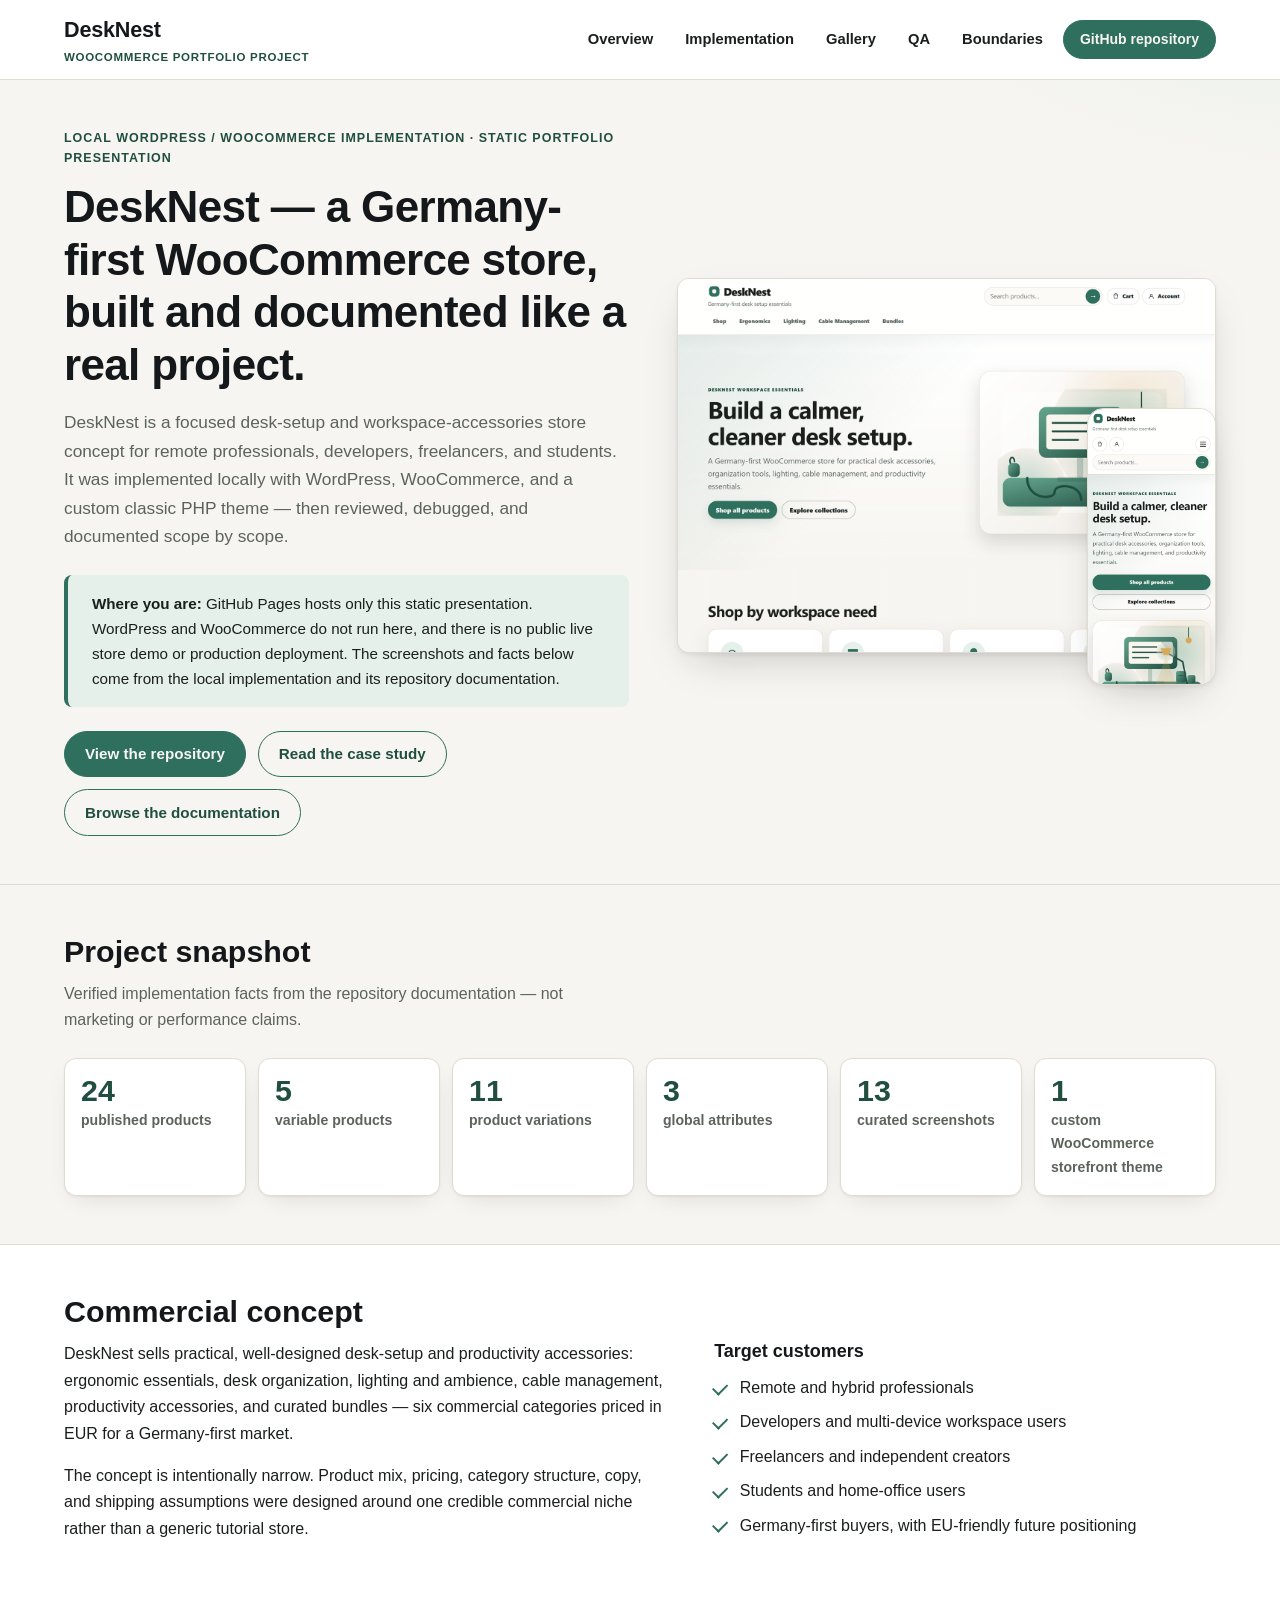
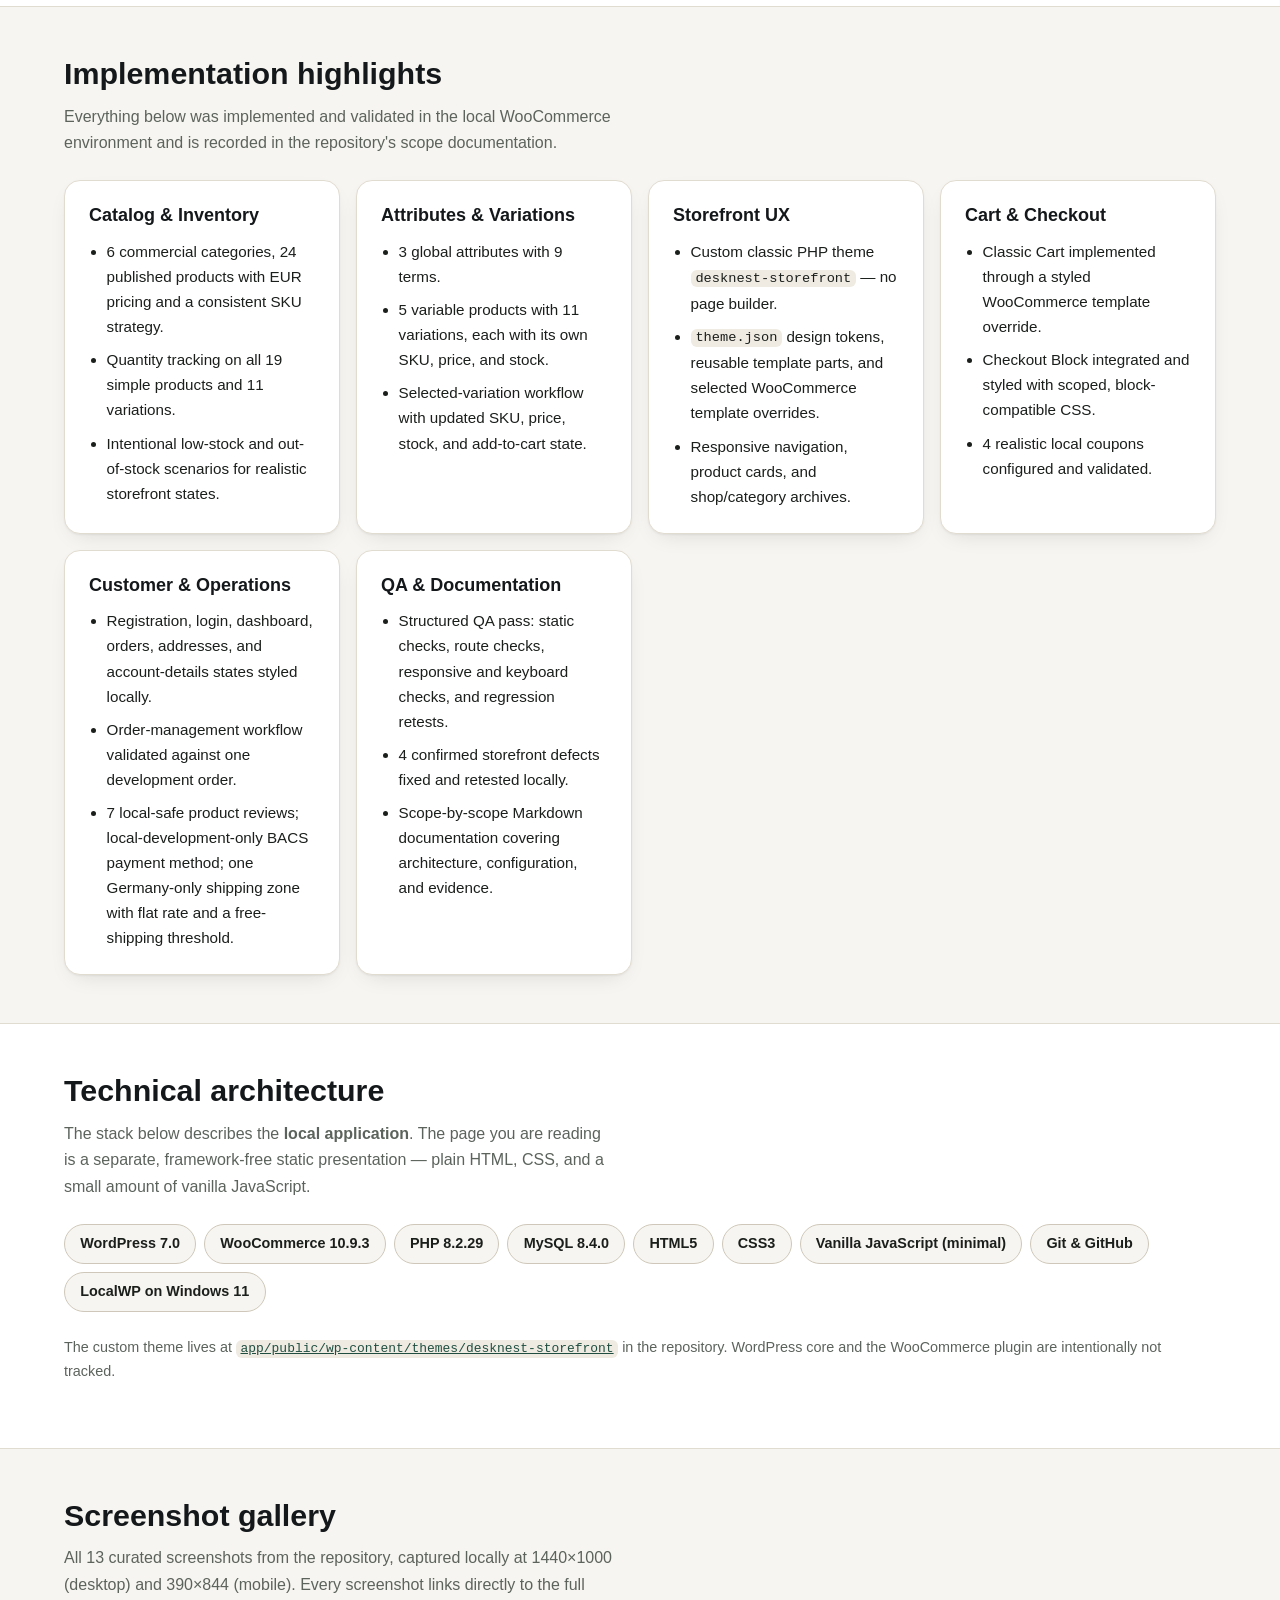
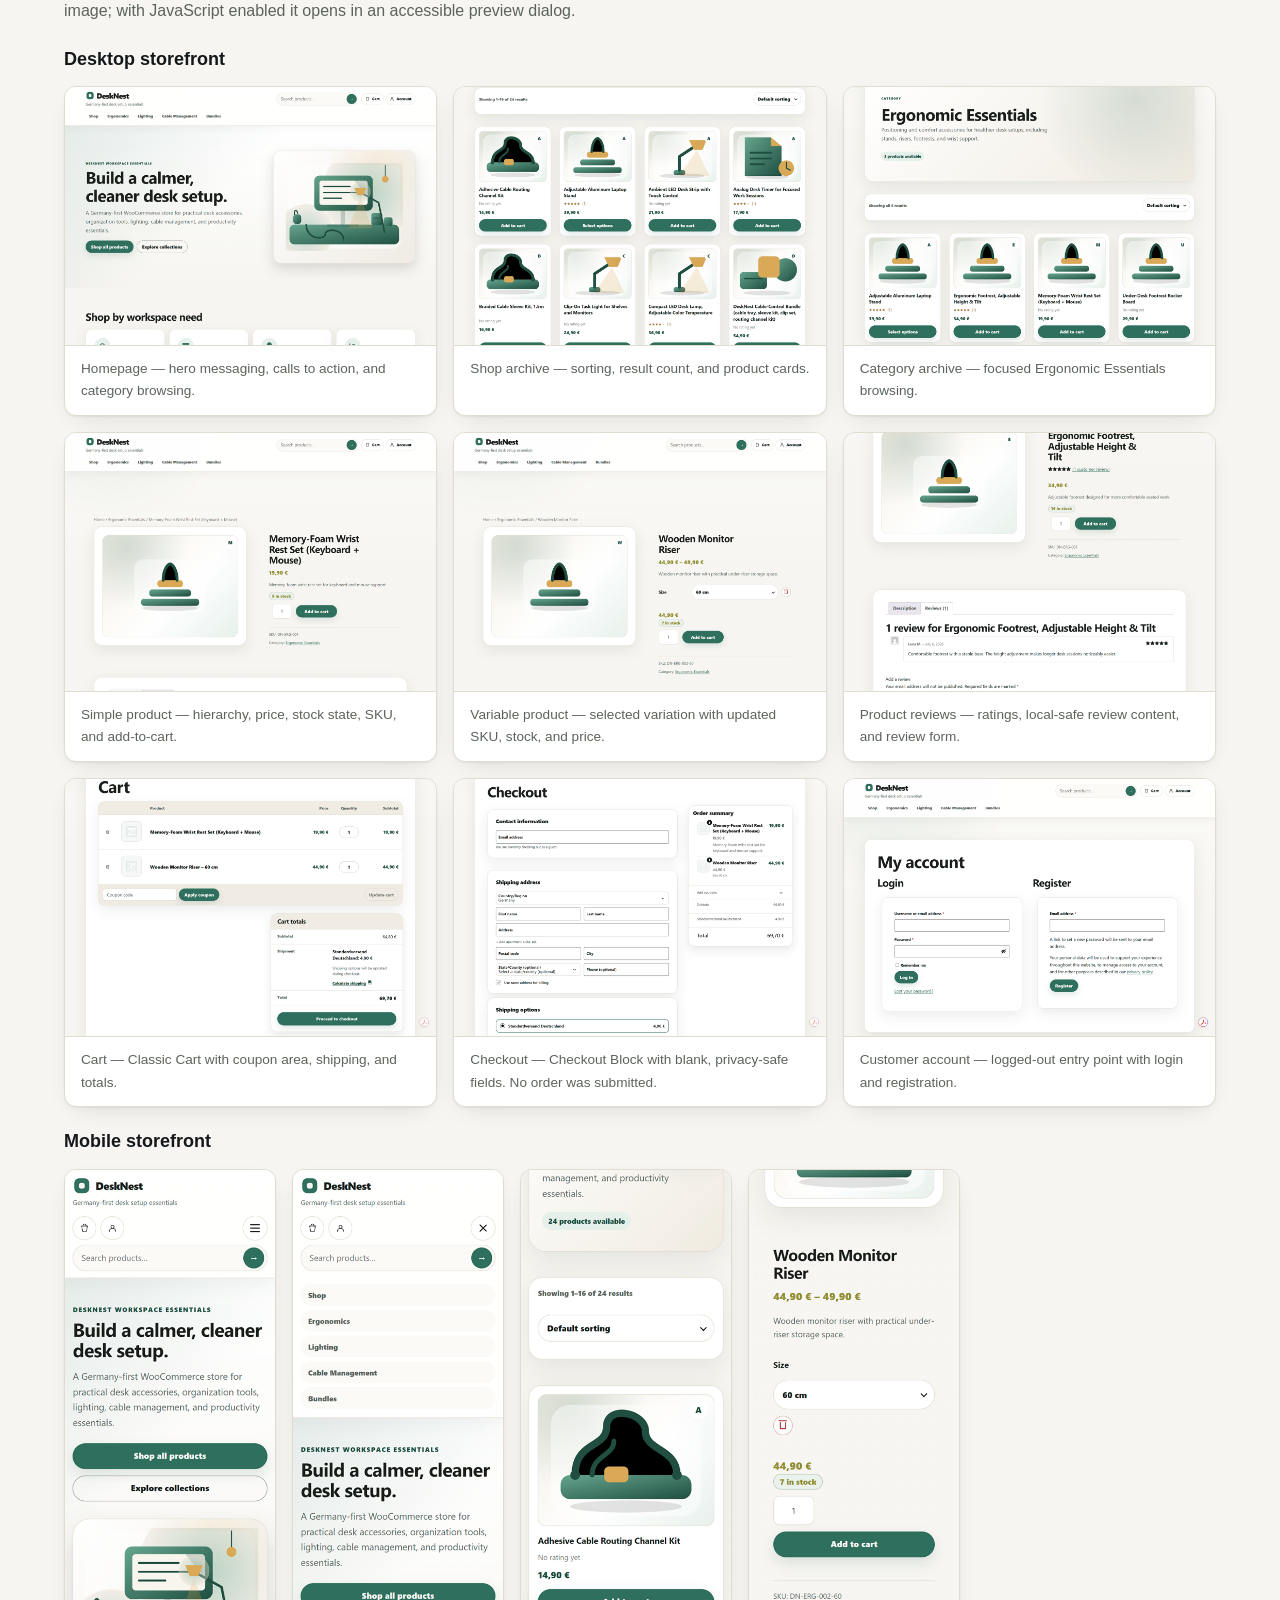
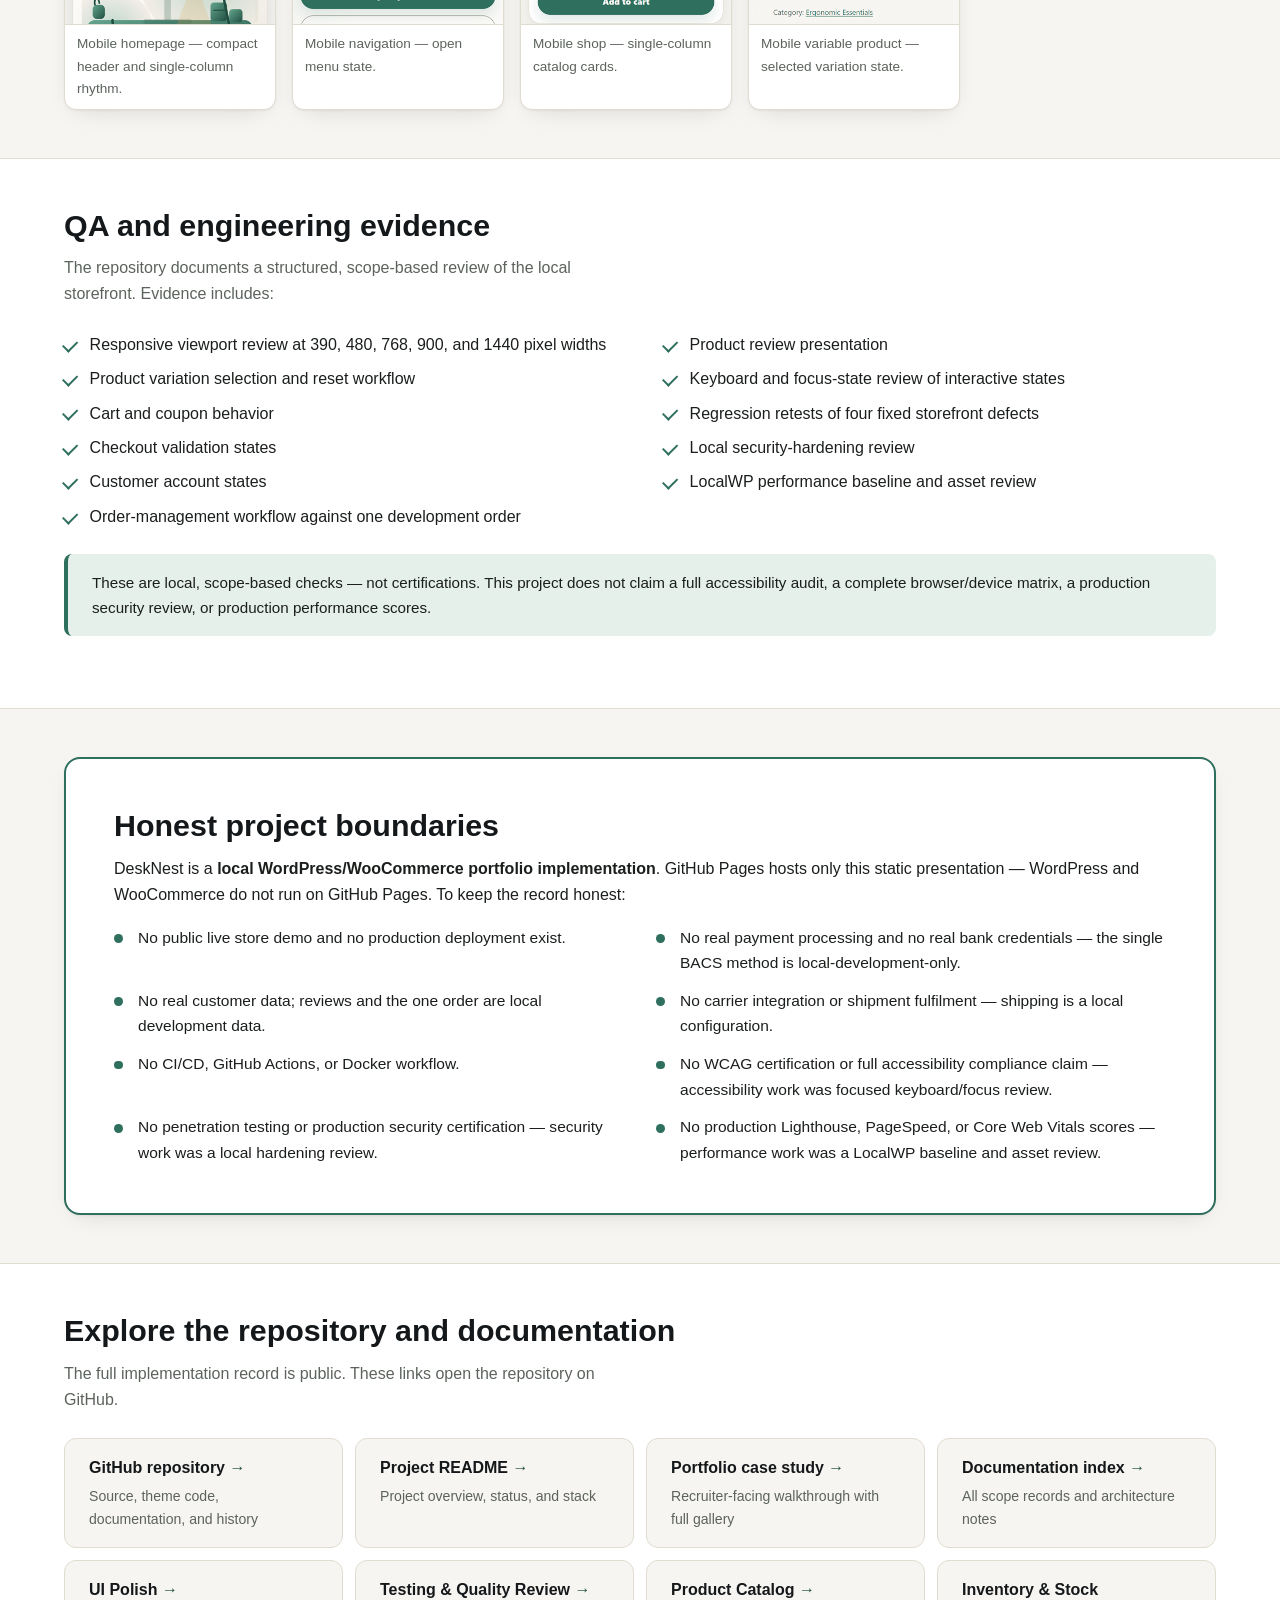
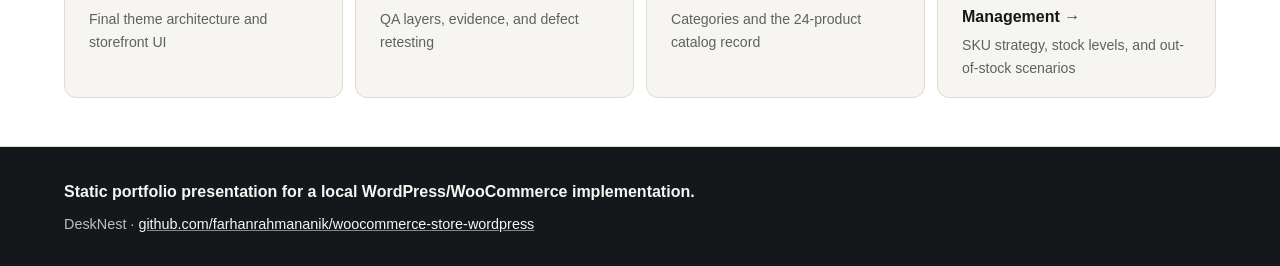
<file: docs/index.html>
<!DOCTYPE html>
<html lang="en">
<head>
	<meta charset="utf-8">
	<meta name="viewport" content="width=device-width, initial-scale=1">
	<title>DeskNest — Local WordPress/WooCommerce Portfolio Project</title>
	<meta name="description" content="DeskNest is a local WordPress/WooCommerce portfolio implementation: a Germany-first workspace-accessories store with a custom PHP theme, 24 products, documented QA, and honest project boundaries. This page is a static portfolio presentation.">
	<link rel="canonical" href="https://farhanrahmananik.github.io/woocommerce-store-wordpress/">
	<meta property="og:title" content="DeskNest - WooCommerce Portfolio Project">
	<meta property="og:description" content="A static GitHub Pages portfolio presentation for a local WordPress/WooCommerce build with a custom storefront theme, catalog, QA evidence, and honest project boundaries.">
	<meta property="og:type" content="website">
	<meta property="og:url" content="https://farhanrahmananik.github.io/woocommerce-store-wordpress/">
	<meta property="og:image" content="https://farhanrahmananik.github.io/woocommerce-store-wordpress/assets/desknest-linkedin-preview-1200x630.png">
	<meta property="og:image:width" content="1200">
	<meta property="og:image:height" content="630">
	<meta property="og:image:alt" content="DeskNest WooCommerce portfolio project static GitHub Pages presentation">
	<meta name="twitter:card" content="summary_large_image">
	<meta name="twitter:title" content="DeskNest - WooCommerce Portfolio Project">
	<meta name="twitter:description" content="Static portfolio presentation for a local WordPress/WooCommerce build with a custom storefront theme and documented QA evidence.">
	<meta name="twitter:image" content="https://farhanrahmananik.github.io/woocommerce-store-wordpress/assets/desknest-linkedin-preview-1200x630.png">
	<link rel="stylesheet" href="./assets/css/portfolio.css">
</head>
<body>

	<a class="skip-link" href="#main">Skip to content</a>

	<header class="site-header">
		<div class="site-header__inner">
			<a class="brand" href="#overview">
				<span class="brand__name">DeskNest</span>
				<span class="brand__tag">WooCommerce Portfolio Project</span>
			</a>

			<button type="button" class="nav-toggle" aria-expanded="false" aria-controls="site-nav">
				<span class="nav-toggle__bars" aria-hidden="true"></span>
				Menu
			</button>

			<nav id="site-nav" class="site-nav" aria-label="Page sections">
				<ul>
					<li><a href="#overview">Overview</a></li>
					<li><a href="#implementation">Implementation</a></li>
					<li><a href="#gallery">Gallery</a></li>
					<li><a href="#qa">QA</a></li>
					<li><a href="#boundaries">Boundaries</a></li>
					<li>
						<a class="btn btn--primary btn--small" href="https://github.com/farhanrahmananik/woocommerce-store-wordpress" rel="noopener noreferrer">
							GitHub repository
						</a>
					</li>
				</ul>
			</nav>
		</div>
	</header>

	<main id="main">

		<!-- ================================================================ -->
		<section class="hero" id="overview" aria-labelledby="hero-title">
			<div class="container hero__inner">
				<div class="hero__copy">
					<p class="eyebrow">Local WordPress / WooCommerce implementation · Static portfolio presentation</p>
					<h1 id="hero-title">DeskNest — a Germany-first WooCommerce store, built and documented like a real project.</h1>
					<p class="hero__lead">
						DeskNest is a focused desk-setup and workspace-accessories store concept for remote
						professionals, developers, freelancers, and students. It was implemented locally with
						WordPress, WooCommerce, and a custom classic PHP theme — then reviewed, debugged, and
						documented scope by scope.
					</p>

					<div class="note" role="note">
						<p>
							<strong>Where you are:</strong> GitHub Pages hosts only this static presentation.
							WordPress and WooCommerce do not run here, and there is no public live store demo
							or production deployment. The screenshots and facts below come from the local
							implementation and its repository documentation.
						</p>
					</div>

					<div class="hero__actions">
						<a class="btn btn--primary" href="https://github.com/farhanrahmananik/woocommerce-store-wordpress" rel="noopener noreferrer">View the repository</a>
						<a class="btn btn--ghost" href="https://github.com/farhanrahmananik/woocommerce-store-wordpress/blob/main/docs/portfolio-presentation.md" rel="noopener noreferrer">Read the case study</a>
						<a class="btn btn--ghost" href="https://github.com/farhanrahmananik/woocommerce-store-wordpress/blob/main/docs/README.md" rel="noopener noreferrer">Browse the documentation</a>
					</div>
				</div>

				<div class="hero__visual">
					<figure class="hero__shot hero__shot--desktop">
						<img src="./screenshots/desktop/desknest-homepage-desktop-1440x1000.png"
							width="1440" height="1000" decoding="async"
							alt="DeskNest desktop homepage with navigation, hero message, calls to action, and workspace-category section">
					</figure>
					<figure class="hero__shot hero__shot--mobile">
						<img src="./screenshots/mobile/desknest-homepage-mobile-390x844.png"
							width="390" height="844" decoding="async"
							alt="DeskNest mobile homepage showing compact header, hero content, and storefront calls to action">
					</figure>
				</div>
			</div>
		</section>

		<!-- ================================================================ -->
		<section class="section" id="snapshot" aria-labelledby="snapshot-title">
			<div class="container">
				<h2 id="snapshot-title">Project snapshot</h2>
				<p class="section__intro">
					Verified implementation facts from the repository documentation — not marketing or
					performance claims.
				</p>

				<ul class="stats" role="list">
					<li class="stat">
						<span class="stat__value">24</span>
						<span class="stat__label">published products</span>
					</li>
					<li class="stat">
						<span class="stat__value">5</span>
						<span class="stat__label">variable products</span>
					</li>
					<li class="stat">
						<span class="stat__value">11</span>
						<span class="stat__label">product variations</span>
					</li>
					<li class="stat">
						<span class="stat__value">3</span>
						<span class="stat__label">global attributes</span>
					</li>
					<li class="stat">
						<span class="stat__value">13</span>
						<span class="stat__label">curated screenshots</span>
					</li>
					<li class="stat">
						<span class="stat__value">1</span>
						<span class="stat__label">custom WooCommerce storefront theme</span>
					</li>
				</ul>
			</div>
		</section>

		<!-- ================================================================ -->
		<section class="section section--alt" id="concept" aria-labelledby="concept-title">
			<div class="container">
				<h2 id="concept-title">Commercial concept</h2>
				<div class="split">
					<div>
						<p>
							DeskNest sells practical, well-designed desk-setup and productivity accessories:
							ergonomic essentials, desk organization, lighting and ambience, cable management,
							productivity accessories, and curated bundles — six commercial categories priced
							in EUR for a Germany-first market.
						</p>
						<p>
							The concept is intentionally narrow. Product mix, pricing, category structure,
							copy, and shipping assumptions were designed around one credible commercial
							niche rather than a generic tutorial store.
						</p>
					</div>
					<div>
						<h3>Target customers</h3>
						<ul class="checklist">
							<li>Remote and hybrid professionals</li>
							<li>Developers and multi-device workspace users</li>
							<li>Freelancers and independent creators</li>
							<li>Students and home-office users</li>
							<li>Germany-first buyers, with EU-friendly future positioning</li>
						</ul>
					</div>
				</div>
			</div>
		</section>

		<!-- ================================================================ -->
		<section class="section" id="implementation" aria-labelledby="implementation-title">
			<div class="container">
				<h2 id="implementation-title">Implementation highlights</h2>
				<p class="section__intro">
					Everything below was implemented and validated in the local WooCommerce environment and
					is recorded in the repository's scope documentation.
				</p>

				<div class="cards">
					<article class="card">
						<h3>Catalog &amp; Inventory</h3>
						<ul>
							<li>6 commercial categories, 24 published products with EUR pricing and a consistent SKU strategy.</li>
							<li>Quantity tracking on all 19 simple products and 11 variations.</li>
							<li>Intentional low-stock and out-of-stock scenarios for realistic storefront states.</li>
						</ul>
					</article>

					<article class="card">
						<h3>Attributes &amp; Variations</h3>
						<ul>
							<li>3 global attributes with 9 terms.</li>
							<li>5 variable products with 11 variations, each with its own SKU, price, and stock.</li>
							<li>Selected-variation workflow with updated SKU, price, stock, and add-to-cart state.</li>
						</ul>
					</article>

					<article class="card">
						<h3>Storefront UX</h3>
						<ul>
							<li>Custom classic PHP theme <code>desknest-storefront</code> — no page builder.</li>
							<li><code>theme.json</code> design tokens, reusable template parts, and selected WooCommerce template overrides.</li>
							<li>Responsive navigation, product cards, and shop/category archives.</li>
						</ul>
					</article>

					<article class="card">
						<h3>Cart &amp; Checkout</h3>
						<ul>
							<li>Classic Cart implemented through a styled WooCommerce template override.</li>
							<li>Checkout Block integrated and styled with scoped, block-compatible CSS.</li>
							<li>4 realistic local coupons configured and validated.</li>
						</ul>
					</article>

					<article class="card">
						<h3>Customer &amp; Operations</h3>
						<ul>
							<li>Registration, login, dashboard, orders, addresses, and account-details states styled locally.</li>
							<li>Order-management workflow validated against one development order.</li>
							<li>7 local-safe product reviews; local-development-only BACS payment method; one Germany-only shipping zone with flat rate and a free-shipping threshold.</li>
						</ul>
					</article>

					<article class="card">
						<h3>QA &amp; Documentation</h3>
						<ul>
							<li>Structured QA pass: static checks, route checks, responsive and keyboard checks, and regression retests.</li>
							<li>4 confirmed storefront defects fixed and retested locally.</li>
							<li>Scope-by-scope Markdown documentation covering architecture, configuration, and evidence.</li>
						</ul>
					</article>
				</div>
			</div>
		</section>

		<!-- ================================================================ -->
		<section class="section section--alt" id="architecture" aria-labelledby="architecture-title">
			<div class="container">
				<h2 id="architecture-title">Technical architecture</h2>
				<p class="section__intro">
					The stack below describes the <strong>local application</strong>. The page you are
					reading is a separate, framework-free static presentation — plain HTML, CSS, and a small
					amount of vanilla JavaScript.
				</p>

				<ul class="chips" role="list">
					<li class="chip">WordPress 7.0</li>
					<li class="chip">WooCommerce 10.9.3</li>
					<li class="chip">PHP 8.2.29</li>
					<li class="chip">MySQL 8.4.0</li>
					<li class="chip">HTML5</li>
					<li class="chip">CSS3</li>
					<li class="chip">Vanilla JavaScript (minimal)</li>
					<li class="chip">Git &amp; GitHub</li>
					<li class="chip">LocalWP on Windows 11</li>
				</ul>

				<p class="section__footnote">
					The custom theme lives at
					<a href="https://github.com/farhanrahmananik/woocommerce-store-wordpress/tree/main/app/public/wp-content/themes/desknest-storefront" rel="noopener noreferrer"><code>app/public/wp-content/themes/desknest-storefront</code></a>
					in the repository. WordPress core and the WooCommerce plugin are intentionally not tracked.
				</p>
			</div>
		</section>

		<!-- ================================================================ -->
		<section class="section" id="gallery" aria-labelledby="gallery-title">
			<div class="container">
				<h2 id="gallery-title">Screenshot gallery</h2>
				<p class="section__intro">
					All 13 curated screenshots from the repository, captured locally at 1440&times;1000
					(desktop) and 390&times;844 (mobile). Every screenshot links directly to the full image;
					with JavaScript enabled it opens in an accessible preview dialog.
				</p>

				<h3>Desktop storefront</h3>
				<div class="gallery gallery--desktop">
					<figure class="shot">
						<a class="shot__link" href="./screenshots/desktop/desknest-homepage-desktop-1440x1000.png">
							<img src="./screenshots/desktop/desknest-homepage-desktop-1440x1000.png"
								width="1440" height="1000" loading="lazy" decoding="async"
								alt="DeskNest desktop homepage with navigation, hero message, calls to action, and workspace-category section">
						</a>
						<figcaption>Homepage — hero messaging, calls to action, and category browsing.</figcaption>
					</figure>

					<figure class="shot">
						<a class="shot__link" href="./screenshots/desktop/desknest-shop-desktop-1440x1000.png">
							<img src="./screenshots/desktop/desknest-shop-desktop-1440x1000.png"
								width="1440" height="1000" loading="lazy" decoding="async"
								alt="DeskNest desktop shop archive with sorting controls, result count, and product-card grid">
						</a>
						<figcaption>Shop archive — sorting, result count, and product cards.</figcaption>
					</figure>

					<figure class="shot">
						<a class="shot__link" href="./screenshots/desktop/desknest-ergonomic-category-desktop-1440x1000.png">
							<img src="./screenshots/desktop/desknest-ergonomic-category-desktop-1440x1000.png"
								width="1440" height="1000" loading="lazy" decoding="async"
								alt="DeskNest Ergonomic Essentials category archive with category-specific product browsing">
						</a>
						<figcaption>Category archive — focused Ergonomic Essentials browsing.</figcaption>
					</figure>

					<figure class="shot">
						<a class="shot__link" href="./screenshots/desktop/desknest-simple-product-desktop-1440x1000.png">
							<img src="./screenshots/desktop/desknest-simple-product-desktop-1440x1000.png"
								width="1440" height="1000" loading="lazy" decoding="async"
								alt="DeskNest simple product page for a memory-foam wrist rest set with price, stock state, and add-to-cart">
						</a>
						<figcaption>Simple product — hierarchy, price, stock state, SKU, and add-to-cart.</figcaption>
					</figure>

					<figure class="shot">
						<a class="shot__link" href="./screenshots/desktop/desknest-variable-product-selected-desktop-1440x1000.png">
							<img src="./screenshots/desktop/desknest-variable-product-selected-desktop-1440x1000.png"
								width="1440" height="1000" loading="lazy" decoding="async"
								alt="DeskNest desktop variable product page with a selected size variation and enabled add-to-cart state">
						</a>
						<figcaption>Variable product — selected variation with updated SKU, stock, and price.</figcaption>
					</figure>

					<figure class="shot">
						<a class="shot__link" href="./screenshots/desktop/desknest-product-review-desktop-1440x1000.png">
							<img src="./screenshots/desktop/desknest-product-review-desktop-1440x1000.png"
								width="1440" height="1000" loading="lazy" decoding="async"
								alt="DeskNest product review section with rating display, local-safe review content, and review form">
						</a>
						<figcaption>Product reviews — ratings, local-safe review content, and review form.</figcaption>
					</figure>

					<figure class="shot">
						<a class="shot__link" href="./screenshots/desktop/desknest-cart-desktop-1440x1000.png">
							<img src="./screenshots/desktop/desknest-cart-desktop-1440x1000.png"
								width="1440" height="1000" loading="lazy" decoding="async"
								alt="DeskNest desktop cart with two products, coupon area, Germany shipping, and order total">
						</a>
						<figcaption>Cart — Classic Cart with coupon area, shipping, and totals.</figcaption>
					</figure>

					<figure class="shot">
						<a class="shot__link" href="./screenshots/desktop/desknest-checkout-desktop-1440x1000.png">
							<img src="./screenshots/desktop/desknest-checkout-desktop-1440x1000.png"
								width="1440" height="1000" loading="lazy" decoding="async"
								alt="DeskNest desktop checkout with blank privacy-safe fields and a two-product order summary">
						</a>
						<figcaption>Checkout — Checkout Block with blank, privacy-safe fields. No order was submitted.</figcaption>
					</figure>

					<figure class="shot">
						<a class="shot__link" href="./screenshots/desktop/desknest-account-logged-out-desktop-1440x1000.png">
							<img src="./screenshots/desktop/desknest-account-logged-out-desktop-1440x1000.png"
								width="1440" height="1000" loading="lazy" decoding="async"
								alt="DeskNest desktop logged-out account page with login and registration forms">
						</a>
						<figcaption>Customer account — logged-out entry point with login and registration.</figcaption>
					</figure>
				</div>

				<h3>Mobile storefront</h3>
				<div class="gallery gallery--mobile">
					<figure class="shot shot--portrait">
						<a class="shot__link" href="./screenshots/mobile/desknest-homepage-mobile-390x844.png">
							<img src="./screenshots/mobile/desknest-homepage-mobile-390x844.png"
								width="390" height="844" loading="lazy" decoding="async"
								alt="DeskNest mobile homepage showing compact header, hero content, and storefront calls to action">
						</a>
						<figcaption>Mobile homepage — compact header and single-column rhythm.</figcaption>
					</figure>

					<figure class="shot shot--portrait">
						<a class="shot__link" href="./screenshots/mobile/desknest-mobile-navigation-open-390x844.png">
							<img src="./screenshots/mobile/desknest-mobile-navigation-open-390x844.png"
								width="390" height="844" loading="lazy" decoding="async"
								alt="DeskNest mobile navigation drawer open with storefront navigation links">
						</a>
						<figcaption>Mobile navigation — open menu state.</figcaption>
					</figure>

					<figure class="shot shot--portrait">
						<a class="shot__link" href="./screenshots/mobile/desknest-shop-mobile-390x844.png">
							<img src="./screenshots/mobile/desknest-shop-mobile-390x844.png"
								width="390" height="844" loading="lazy" decoding="async"
								alt="DeskNest mobile shop archive with single-column product card layout, sorting control, and add-to-cart buttons">
						</a>
						<figcaption>Mobile shop — single-column catalog cards.</figcaption>
					</figure>

					<figure class="shot shot--portrait">
						<a class="shot__link" href="./screenshots/mobile/desknest-variable-product-selected-mobile-390x844.png">
							<img src="./screenshots/mobile/desknest-variable-product-selected-mobile-390x844.png"
								width="390" height="844" loading="lazy" decoding="async"
								alt="DeskNest mobile variable product page with a selected 60 cm variation, updated price, stock state, and enabled add-to-cart button">
						</a>
						<figcaption>Mobile variable product — selected variation state.</figcaption>
					</figure>
				</div>
			</div>
		</section>

		<!-- ================================================================ -->
		<section class="section section--alt" id="qa" aria-labelledby="qa-title">
			<div class="container">
				<h2 id="qa-title">QA and engineering evidence</h2>
				<p class="section__intro">
					The repository documents a structured, scope-based review of the local storefront.
					Evidence includes:
				</p>

				<ul class="checklist checklist--columns">
					<li>Responsive viewport review at 390, 480, 768, 900, and 1440 pixel widths</li>
					<li>Product variation selection and reset workflow</li>
					<li>Cart and coupon behavior</li>
					<li>Checkout validation states</li>
					<li>Customer account states</li>
					<li>Order-management workflow against one development order</li>
					<li>Product review presentation</li>
					<li>Keyboard and focus-state review of interactive states</li>
					<li>Regression retests of four fixed storefront defects</li>
					<li>Local security-hardening review</li>
					<li>LocalWP performance baseline and asset review</li>
				</ul>

				<div class="note" role="note">
					<p>
						These are local, scope-based checks — not certifications. This project does not claim
						a full accessibility audit, a complete browser/device matrix, a production security
						review, or production performance scores.
					</p>
				</div>
			</div>
		</section>

		<!-- ================================================================ -->
		<section class="section" id="boundaries" aria-labelledby="boundaries-title">
			<div class="container">
				<div class="boundaries">
					<h2 id="boundaries-title">Honest project boundaries</h2>
					<p>
						DeskNest is a <strong>local WordPress/WooCommerce portfolio implementation</strong>.
						GitHub Pages hosts only this static presentation — WordPress and WooCommerce do not
						run on GitHub Pages. To keep the record honest:
					</p>
					<ul class="boundaries__list">
						<li>No public live store demo and no production deployment exist.</li>
						<li>No real payment processing and no real bank credentials — the single BACS method is local-development-only.</li>
						<li>No real customer data; reviews and the one order are local development data.</li>
						<li>No carrier integration or shipment fulfilment — shipping is a local configuration.</li>
						<li>No CI/CD, GitHub Actions, or Docker workflow.</li>
						<li>No WCAG certification or full accessibility compliance claim — accessibility work was focused keyboard/focus review.</li>
						<li>No penetration testing or production security certification — security work was a local hardening review.</li>
						<li>No production Lighthouse, PageSpeed, or Core Web Vitals scores — performance work was a LocalWP baseline and asset review.</li>
					</ul>
				</div>
			</div>
		</section>

		<!-- ================================================================ -->
		<section class="section section--alt" id="docs" aria-labelledby="docs-title">
			<div class="container">
				<h2 id="docs-title">Explore the repository and documentation</h2>
				<p class="section__intro">
					The full implementation record is public. These links open the repository on GitHub.
				</p>

				<ul class="doc-links" role="list">
					<li>
						<a href="https://github.com/farhanrahmananik/woocommerce-store-wordpress" rel="noopener noreferrer">
							<span class="doc-links__title">GitHub repository</span>
							<span class="doc-links__desc">Source, theme code, documentation, and history</span>
						</a>
					</li>
					<li>
						<a href="https://github.com/farhanrahmananik/woocommerce-store-wordpress/blob/main/README.md" rel="noopener noreferrer">
							<span class="doc-links__title">Project README</span>
							<span class="doc-links__desc">Project overview, status, and stack</span>
						</a>
					</li>
					<li>
						<a href="https://github.com/farhanrahmananik/woocommerce-store-wordpress/blob/main/docs/portfolio-presentation.md" rel="noopener noreferrer">
							<span class="doc-links__title">Portfolio case study</span>
							<span class="doc-links__desc">Recruiter-facing walkthrough with full gallery</span>
						</a>
					</li>
					<li>
						<a href="https://github.com/farhanrahmananik/woocommerce-store-wordpress/blob/main/docs/README.md" rel="noopener noreferrer">
							<span class="doc-links__title">Documentation index</span>
							<span class="doc-links__desc">All scope records and architecture notes</span>
						</a>
					</li>
					<li>
						<a href="https://github.com/farhanrahmananik/woocommerce-store-wordpress/blob/main/docs/ui-polish.md" rel="noopener noreferrer">
							<span class="doc-links__title">UI Polish</span>
							<span class="doc-links__desc">Final theme architecture and storefront UI</span>
						</a>
					</li>
					<li>
						<a href="https://github.com/farhanrahmananik/woocommerce-store-wordpress/blob/main/docs/testing-quality-review.md" rel="noopener noreferrer">
							<span class="doc-links__title">Testing &amp; Quality Review</span>
							<span class="doc-links__desc">QA layers, evidence, and defect retesting</span>
						</a>
					</li>
					<li>
						<a href="https://github.com/farhanrahmananik/woocommerce-store-wordpress/blob/main/docs/product-catalog.md" rel="noopener noreferrer">
							<span class="doc-links__title">Product Catalog</span>
							<span class="doc-links__desc">Categories and the 24-product catalog record</span>
						</a>
					</li>
					<li>
						<a href="https://github.com/farhanrahmananik/woocommerce-store-wordpress/blob/main/docs/inventory-stock-management.md" rel="noopener noreferrer">
							<span class="doc-links__title">Inventory &amp; Stock Management</span>
							<span class="doc-links__desc">SKU strategy, stock levels, and out-of-stock scenarios</span>
						</a>
					</li>
				</ul>
			</div>
		</section>

	</main>

	<footer class="site-footer">
		<div class="container">
			<p class="site-footer__statement">Static portfolio presentation for a local WordPress/WooCommerce implementation.</p>
			<p class="site-footer__meta">
				DeskNest ·
				<a href="https://github.com/farhanrahmananik/woocommerce-store-wordpress" rel="noopener noreferrer">github.com/farhanrahmananik/woocommerce-store-wordpress</a>
			</p>
		</div>
	</footer>

	<dialog class="shot-dialog" id="shot-dialog" aria-label="Screenshot preview">
		<button type="button" class="shot-dialog__close" id="shot-dialog-close">
			<span aria-hidden="true">&times;</span>
			<span class="visually-hidden">Close screenshot preview</span>
		</button>
		<figure class="shot-dialog__figure">
			<img id="shot-dialog-image" alt="">
			<figcaption id="shot-dialog-caption"></figcaption>
		</figure>
	</dialog>

	<script src="./assets/js/portfolio.js" defer></script>
</body>
</html>
</file>
<file: docs/assets/css/portfolio.css>
/* ==========================================================================
   DeskNest — static portfolio presentation stylesheet.
   Framework-free, mobile-first, system font stack. Continues the DeskNest
   storefront identity: warm neutral surfaces, dark readable typography,
   restrained green accents, and framed screenshots.
   ========================================================================== */

/* --------------------------------------------------------------------------
   1. Design tokens
   -------------------------------------------------------------------------- */

:root {
	--color-bg: #f7f5f1;
	--color-surface: #ffffff;
	--color-subtle: #efebe3;
	--color-ink: #15181a;
	--color-text: #1b1f1c;
	--color-text-secondary: #5c635c;
	--color-on-dark: #f7f5f1;
	--color-border: #e1dcd0;
	--color-border-strong: #cfc8ba;
	--color-accent: #2f6f5e;
	--color-accent-dark: #204f41;
	--color-accent-soft: #e5f0eb;

	--space-1: 0.25rem;
	--space-2: 0.5rem;
	--space-3: 0.75rem;
	--space-4: 1rem;
	--space-5: 1.5rem;
	--space-6: 2rem;
	--space-7: 3rem;
	--space-8: 4.5rem;

	--radius-sm: 8px;
	--radius-md: 12px;
	--radius-lg: 16px;
	--radius-pill: 999px;

	--shadow-soft: 0 1px 2px rgba(21, 24, 26, 0.05), 0 8px 24px -12px rgba(21, 24, 26, 0.18);
	--shadow-lift: 0 2px 4px rgba(21, 24, 26, 0.06), 0 16px 40px -16px rgba(21, 24, 26, 0.26);

	--font-stack: -apple-system, BlinkMacSystemFont, "Segoe UI", Roboto, Helvetica, Arial, sans-serif;
	--container: 72rem;
}

/* --------------------------------------------------------------------------
   2. Base
   -------------------------------------------------------------------------- */

*,
*::before,
*::after {
	box-sizing: border-box;
}

html {
	scroll-padding-top: 5.5rem;
}

@media (prefers-reduced-motion: no-preference) {
	html {
		scroll-behavior: smooth;
	}
}

body {
	margin: 0;
	background: var(--color-bg);
	color: var(--color-text);
	font-family: var(--font-stack);
	font-size: 1rem;
	line-height: 1.65;
	-webkit-text-size-adjust: 100%;
	overflow-wrap: break-word;
}

img {
	display: block;
	max-width: 100%;
	height: auto;
}

h1,
h2,
h3 {
	line-height: 1.2;
	color: var(--color-ink);
	overflow-wrap: break-word;
}

h1 {
	font-size: clamp(1.75rem, 1.25rem + 2.4vw, 2.75rem);
	font-weight: 800;
	letter-spacing: -0.015em;
	margin: 0 0 var(--space-4);
}

h2 {
	font-size: clamp(1.4rem, 1.15rem + 1.2vw, 1.9rem);
	font-weight: 800;
	margin: 0 0 var(--space-3);
}

h3 {
	font-size: 1.125rem;
	font-weight: 800;
	margin: var(--space-5) 0 var(--space-3);
}

p {
	margin: 0 0 var(--space-4);
}

code {
	padding: 0.1em 0.35em;
	border-radius: 6px;
	background: var(--color-subtle);
	font-size: 0.9em;
}

a {
	color: var(--color-accent-dark);
}

a:hover {
	color: var(--color-accent);
}

:focus-visible {
	outline: 3px solid var(--color-accent);
	outline-offset: 2px;
	border-radius: 2px;
}

.container {
	width: min(100% - 2.5rem, var(--container));
	margin-inline: auto;
}

.visually-hidden {
	position: absolute;
	width: 1px;
	height: 1px;
	margin: -1px;
	padding: 0;
	overflow: hidden;
	clip: rect(0 0 0 0);
	white-space: nowrap;
	border: 0;
}

.skip-link {
	position: absolute;
	left: var(--space-3);
	top: -100%;
	z-index: 100;
	padding: var(--space-2) var(--space-4);
	border-radius: var(--radius-sm);
	background: var(--color-ink);
	color: var(--color-on-dark);
	text-decoration: none;
	font-weight: 700;
}

.skip-link:focus-visible {
	top: var(--space-3);
}

/* --------------------------------------------------------------------------
   3. Buttons
   -------------------------------------------------------------------------- */

.btn {
	display: inline-flex;
	align-items: center;
	justify-content: center;
	gap: var(--space-2);
	min-height: 2.9rem;
	padding: 0.55rem 1.25rem;
	border: 1.5px solid var(--color-accent);
	border-radius: var(--radius-pill);
	font-weight: 700;
	font-size: 0.95rem;
	text-decoration: none;
	transition: background-color 150ms ease, border-color 150ms ease, color 150ms ease;
}

.btn--primary {
	background: var(--color-accent);
	color: var(--color-on-dark);
}

.btn--primary:hover {
	background: var(--color-accent-dark);
	border-color: var(--color-accent-dark);
	color: var(--color-on-dark);
}

.btn--ghost {
	background: transparent;
	color: var(--color-accent-dark);
}

.btn--ghost:hover {
	background: var(--color-accent-soft);
	color: var(--color-accent-dark);
}

.btn--small {
	min-height: 2.4rem;
	padding: 0.3rem 1rem;
	font-size: 0.875rem;
}

/* --------------------------------------------------------------------------
   4. Header and navigation
   -------------------------------------------------------------------------- */

.site-header {
	position: sticky;
	top: 0;
	z-index: 50;
	background: var(--color-surface);
	border-bottom: 1px solid var(--color-border);
}

.site-header__inner {
	width: min(100% - 2.5rem, var(--container));
	margin-inline: auto;
	display: flex;
	flex-wrap: wrap;
	align-items: center;
	justify-content: space-between;
	gap: var(--space-2) var(--space-5);
	padding-block: var(--space-3);
}

.brand {
	display: flex;
	flex-direction: column;
	text-decoration: none;
	color: var(--color-ink);
	min-width: 0;
}

.brand__name {
	font-size: 1.35rem;
	font-weight: 900;
	letter-spacing: -0.01em;
	color: var(--color-ink);
}

.brand__tag {
	font-size: 0.72rem;
	font-weight: 700;
	letter-spacing: 0.06em;
	text-transform: uppercase;
	color: var(--color-accent-dark);
}

.site-nav ul {
	display: flex;
	flex-wrap: wrap;
	align-items: center;
	gap: var(--space-1) var(--space-2);
	list-style: none;
	margin: 0;
	padding: 0;
}

.site-nav a:not(.btn) {
	display: inline-block;
	padding: var(--space-2) var(--space-3);
	border-radius: var(--radius-sm);
	color: var(--color-text);
	font-weight: 700;
	font-size: 0.92rem;
	text-decoration: none;
}

.site-nav a:not(.btn):hover {
	background: var(--color-subtle);
	color: var(--color-accent-dark);
}

/* Toggle is a JS enhancement: hidden until the js class exists, so the full
   navigation always remains reachable without JavaScript. */
.nav-toggle {
	display: none;
	align-items: center;
	gap: var(--space-2);
	min-height: 2.75rem;
	padding: var(--space-2) var(--space-3);
	border: 1px solid var(--color-border-strong);
	border-radius: var(--radius-sm);
	background: var(--color-surface);
	color: var(--color-ink);
	font: inherit;
	font-weight: 700;
	cursor: pointer;
}

.nav-toggle__bars {
	position: relative;
	display: inline-block;
	width: 18px;
	height: 2px;
	background: currentColor;
}

.nav-toggle__bars::before,
.nav-toggle__bars::after {
	content: "";
	position: absolute;
	left: 0;
	width: 18px;
	height: 2px;
	background: currentColor;
}

.nav-toggle__bars::before {
	top: -6px;
}

.nav-toggle__bars::after {
	top: 6px;
}

@media (max-width: 47.99rem) {
	.js .nav-toggle {
		display: inline-flex;
	}

	.js .site-nav {
		display: none;
		flex-basis: 100%;
	}

	.js .site-nav.is-open {
		display: block;
	}

	.js .site-nav ul {
		flex-direction: column;
		align-items: stretch;
		padding-block: var(--space-2) var(--space-3);
	}

	.js .site-nav a:not(.btn) {
		display: block;
	}

	.js .site-nav .btn {
		justify-content: center;
		width: 100%;
	}
}

/* --------------------------------------------------------------------------
   5. Hero
   -------------------------------------------------------------------------- */

.hero {
	border-bottom: 1px solid var(--color-border);
	background:
		radial-gradient(60rem 28rem at 110% -20%, var(--color-accent-soft) 0%, rgba(229, 240, 235, 0) 60%),
		var(--color-bg);
}

.hero__inner {
	display: grid;
	gap: var(--space-6);
	padding-block: var(--space-7);
}

.eyebrow {
	margin: 0 0 var(--space-3);
	color: var(--color-accent-dark);
	font-size: 0.78rem;
	font-weight: 800;
	letter-spacing: 0.08em;
	text-transform: uppercase;
}

.hero__lead {
	max-width: 58ch;
	font-size: 1.08rem;
	color: var(--color-text-secondary);
}

.hero__actions {
	display: flex;
	flex-wrap: wrap;
	gap: var(--space-3);
	margin-top: var(--space-5);
}

.hero__visual {
	position: relative;
	padding-block-end: var(--space-6);
}

.hero__shot {
	margin: 0;
}

.hero__shot img {
	border: 1px solid var(--color-border);
	border-radius: var(--radius-md);
	background: var(--color-surface);
	box-shadow: var(--shadow-lift);
}

.hero__shot--mobile {
	position: absolute;
	right: 0;
	bottom: 0;
	width: clamp(6.5rem, 24%, 10.5rem);
}

.hero__shot--mobile img {
	border-radius: var(--radius-lg);
}

@media (min-width: 60rem) {
	.hero__inner {
		grid-template-columns: minmax(0, 1.05fr) minmax(0, 1fr);
		align-items: center;
		gap: var(--space-7);
	}
}

/* --------------------------------------------------------------------------
   6. Sections
   -------------------------------------------------------------------------- */

.section {
	padding-block: var(--space-7);
}

.section--alt {
	background: var(--color-surface);
	border-block: 1px solid var(--color-border);
}

.section--alt + .section--alt {
	border-top: 0;
}

.section__intro {
	max-width: 62ch;
	color: var(--color-text-secondary);
}

.section__footnote {
	margin-top: var(--space-5);
	font-size: 0.9rem;
	color: var(--color-text-secondary);
}

.note {
	margin-block: var(--space-5);
	padding: var(--space-4) var(--space-5);
	border-inline-start: 4px solid var(--color-accent);
	border-radius: var(--radius-sm);
	background: var(--color-accent-soft);
}

.note p {
	margin: 0;
	font-size: 0.95rem;
}

.split {
	display: grid;
	gap: var(--space-5);
}

@media (min-width: 48rem) {
	.split {
		grid-template-columns: minmax(0, 1.2fr) minmax(0, 1fr);
		gap: var(--space-7);
	}

	.split h3 {
		margin-top: 0;
	}
}

/* --------------------------------------------------------------------------
   7. Snapshot stats
   -------------------------------------------------------------------------- */

.stats {
	display: grid;
	grid-template-columns: repeat(auto-fit, minmax(min(9.5rem, 100%), 1fr));
	gap: var(--space-3);
	list-style: none;
	margin: var(--space-5) 0 0;
	padding: 0;
}

.stat {
	display: flex;
	flex-direction: column;
	gap: var(--space-1);
	padding: var(--space-4) var(--space-4);
	border: 1px solid var(--color-border);
	border-radius: var(--radius-md);
	background: var(--color-surface);
	box-shadow: var(--shadow-soft);
}

.stat__value {
	font-size: 1.9rem;
	font-weight: 900;
	line-height: 1;
	color: var(--color-accent-dark);
}

.stat__label {
	font-size: 0.88rem;
	font-weight: 700;
	color: var(--color-text-secondary);
}

/* --------------------------------------------------------------------------
   8. Cards, chips, checklists
   -------------------------------------------------------------------------- */

.cards {
	display: grid;
	grid-template-columns: repeat(auto-fit, minmax(min(17rem, 100%), 1fr));
	gap: var(--space-4);
	margin-top: var(--space-5);
}

.card {
	padding: var(--space-5);
	border: 1px solid var(--color-border);
	border-radius: var(--radius-lg);
	background: var(--color-surface);
	box-shadow: var(--shadow-soft);
}

.card h3 {
	margin-top: 0;
}

.card ul {
	margin: 0;
	padding-inline-start: 1.1rem;
}

.card li {
	margin-block-end: var(--space-2);
	font-size: 0.95rem;
}

.card li:last-child {
	margin-block-end: 0;
}

.chips {
	display: flex;
	flex-wrap: wrap;
	gap: var(--space-2);
	list-style: none;
	margin: var(--space-5) 0 0;
	padding: 0;
}

.chip {
	padding: 0.45rem 0.95rem;
	border: 1px solid var(--color-border-strong);
	border-radius: var(--radius-pill);
	background: var(--color-bg);
	font-size: 0.9rem;
	font-weight: 700;
}

.checklist {
	margin: 0;
	padding: 0;
	list-style: none;
}

.checklist li {
	position: relative;
	margin-block-end: var(--space-2);
	padding-inline-start: 1.6rem;
}

.checklist li::before {
	content: "";
	position: absolute;
	left: 0;
	top: 0.42em;
	width: 0.55rem;
	height: 0.9rem;
	border: solid var(--color-accent);
	border-width: 0 2.5px 2.5px 0;
	transform: rotate(45deg) translateY(-15%);
}

.checklist--columns {
	margin-top: var(--space-5);
}

@media (min-width: 48rem) {
	.checklist--columns {
		columns: 2;
		column-gap: var(--space-7);
	}

	.checklist--columns li {
		break-inside: avoid;
	}
}

/* --------------------------------------------------------------------------
   9. Gallery
   -------------------------------------------------------------------------- */

.gallery {
	display: grid;
	gap: var(--space-4);
	margin-top: var(--space-4);
}

.gallery--desktop {
	grid-template-columns: repeat(auto-fill, minmax(min(19rem, 100%), 1fr));
}

.gallery--mobile {
	grid-template-columns: repeat(auto-fill, minmax(min(10.5rem, 100%), 1fr));
	max-width: 56rem;
}

.shot {
	display: flex;
	flex-direction: column;
	margin: 0;
	border: 1px solid var(--color-border);
	border-radius: var(--radius-md);
	background: var(--color-surface);
	box-shadow: var(--shadow-soft);
	overflow: hidden;
}

.shot__link {
	display: block;
	background: var(--color-subtle);
}

.shot__link img {
	width: 100%;
	transition: transform 200ms ease;
}

.shot__link:hover img {
	transform: scale(1.015);
}

.shot__link:focus-visible {
	outline-offset: -3px;
}

.shot figcaption {
	padding: var(--space-3) var(--space-4);
	border-top: 1px solid var(--color-border);
	font-size: 0.85rem;
	color: var(--color-text-secondary);
}

.shot--portrait figcaption {
	padding: var(--space-2) var(--space-3);
}

/* --------------------------------------------------------------------------
   10. Screenshot dialog
   -------------------------------------------------------------------------- */

.shot-dialog {
	width: min(94vw, 74rem);
	max-height: 92vh;
	padding: var(--space-4);
	border: 1px solid var(--color-border);
	border-radius: var(--radius-lg);
	background: var(--color-surface);
	box-shadow: var(--shadow-lift);
}

.shot-dialog::backdrop {
	background: rgba(21, 24, 26, 0.66);
}

.shot-dialog__figure {
	margin: 0;
	display: flex;
	flex-direction: column;
	align-items: center;
	gap: var(--space-3);
}

.shot-dialog__figure img {
	max-width: 100%;
	max-height: 74vh;
	width: auto;
	height: auto;
	border: 1px solid var(--color-border);
	border-radius: var(--radius-sm);
}

.shot-dialog__figure figcaption {
	font-size: 0.9rem;
	color: var(--color-text-secondary);
	text-align: center;
}

.shot-dialog__close {
	position: absolute;
	top: var(--space-2);
	right: var(--space-2);
	display: inline-flex;
	align-items: center;
	justify-content: center;
	width: 2.75rem;
	height: 2.75rem;
	border: 1px solid var(--color-border-strong);
	border-radius: var(--radius-pill);
	background: var(--color-surface);
	color: var(--color-ink);
	font-size: 1.3rem;
	line-height: 1;
	cursor: pointer;
}

.shot-dialog__close:hover {
	background: var(--color-subtle);
}

/* --------------------------------------------------------------------------
   11. Boundaries
   -------------------------------------------------------------------------- */

.boundaries {
	padding: clamp(var(--space-5), 4vw, var(--space-7));
	border: 2px solid var(--color-accent);
	border-radius: var(--radius-lg);
	background: var(--color-surface);
	box-shadow: var(--shadow-soft);
}

.boundaries h2 {
	margin-top: 0;
}

.boundaries__list {
	margin: var(--space-4) 0 0;
	padding: 0;
	list-style: none;
	display: grid;
	gap: var(--space-3);
}

.boundaries__list li {
	position: relative;
	padding-inline-start: 1.5rem;
	font-size: 0.97rem;
}

.boundaries__list li::before {
	content: "";
	position: absolute;
	left: 0;
	top: 0.62em;
	width: 0.55rem;
	height: 0.55rem;
	border-radius: 50%;
	background: var(--color-accent);
}

@media (min-width: 48rem) {
	.boundaries__list {
		grid-template-columns: 1fr 1fr;
		column-gap: var(--space-6);
	}
}

/* --------------------------------------------------------------------------
   12. Documentation links
   -------------------------------------------------------------------------- */

.doc-links {
	display: grid;
	grid-template-columns: repeat(auto-fit, minmax(min(15.5rem, 100%), 1fr));
	gap: var(--space-3);
	list-style: none;
	margin: var(--space-5) 0 0;
	padding: 0;
}

.doc-links a {
	display: flex;
	flex-direction: column;
	gap: var(--space-1);
	height: 100%;
	padding: var(--space-4) var(--space-5);
	border: 1px solid var(--color-border);
	border-radius: var(--radius-md);
	background: var(--color-bg);
	text-decoration: none;
	transition: border-color 150ms ease, background-color 150ms ease;
}

.doc-links a:hover {
	border-color: var(--color-accent);
	background: var(--color-accent-soft);
}

.doc-links__title {
	font-weight: 800;
	color: var(--color-ink);
}

.doc-links__title::after {
	content: " \2192";
	color: var(--color-accent-dark);
}

.doc-links__desc {
	font-size: 0.88rem;
	color: var(--color-text-secondary);
}

/* --------------------------------------------------------------------------
   13. Footer
   -------------------------------------------------------------------------- */

.site-footer {
	padding-block: var(--space-6);
	background: var(--color-ink);
	color: var(--color-on-dark);
}

.site-footer__statement {
	margin: 0 0 var(--space-2);
	font-weight: 700;
}

.site-footer__meta {
	margin: 0;
	font-size: 0.9rem;
	color: rgba(247, 245, 241, 0.75);
}

.site-footer a {
	color: var(--color-on-dark);
	text-decoration-color: rgba(247, 245, 241, 0.5);
}

.site-footer a:hover {
	color: #ffffff;
}

/* --------------------------------------------------------------------------
   14. Reduced motion
   -------------------------------------------------------------------------- */

@media (prefers-reduced-motion: reduce) {
	*,
	*::before,
	*::after {
		transition-duration: 0.01ms !important;
		animation-duration: 0.01ms !important;
		animation-iteration-count: 1 !important;
	}

	.shot__link:hover img {
		transform: none;
	}
}
</file>
